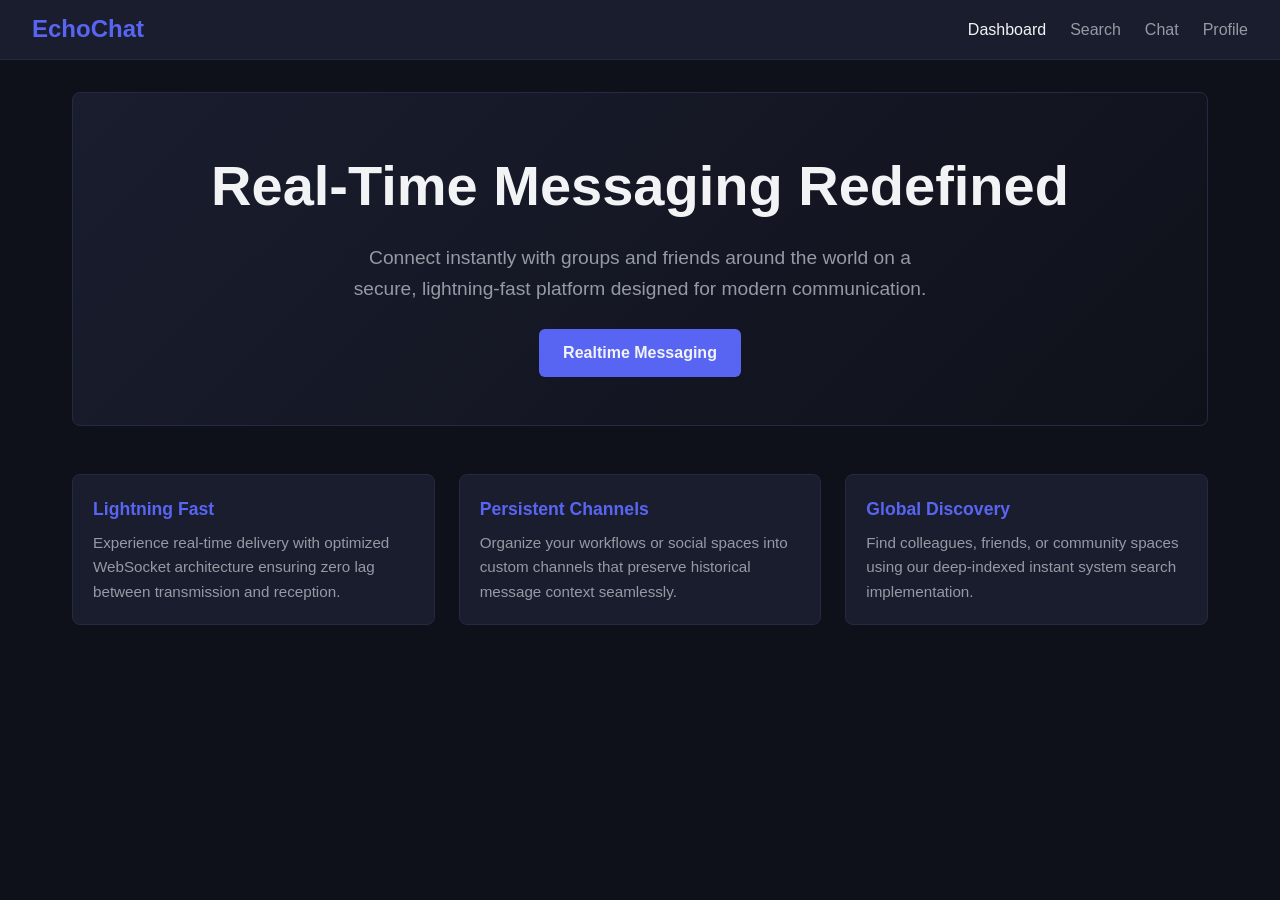
<file: index.html>
<html>
<head>
    <meta charset="UTF-8">
    <meta name="viewport" content="width=device-width, initial-scale=1.0">
    <title>Real-Time Messaging - Dashboard</title>
    <link rel="stylesheet" href="public/css/global.css">
</head>
<body>

    <nav class="navbar">
        <a href="index.html" class="nav-logo">EchoChat</a>
        <ul class="nav-links">
            <li><a href="index.html" class="active">Dashboard</a></li>
            <li><a href="search.html">Search</a></li>
            <li><a href="chat.html">Chat</a></li>
            <li><a href="profile.html">Profile</a></li>
        </ul>
    </nav>

    <main>
        <section class="hero">
            <h1>Real-Time Messaging Redefined</h1>
            <p>Connect instantly with groups and friends around the world on a secure, lightning-fast platform designed for modern communication.</p>
            <a href="chat.html" class="cta-btn">Realtime Messaging</a>
        </section>

        <section class="features-grid">
            <div class="feature-card">
                <h3>Lightning Fast</h3>
                <p>Experience real-time delivery with optimized WebSocket architecture ensuring zero lag between transmission and reception.</p>
            </div>
            <div class="feature-card">
                <h3>Persistent Channels</h3>
                <p>Organize your workflows or social spaces into custom channels that preserve historical message context seamlessly.</p>
            </div>
            <div class="feature-card">
                <h3>Global Discovery</h3>
                <p>Find colleagues, friends, or community spaces using our deep-indexed instant system search implementation.</p>
            </div>
        </section>
    </main>

</body>
</html>
</file>
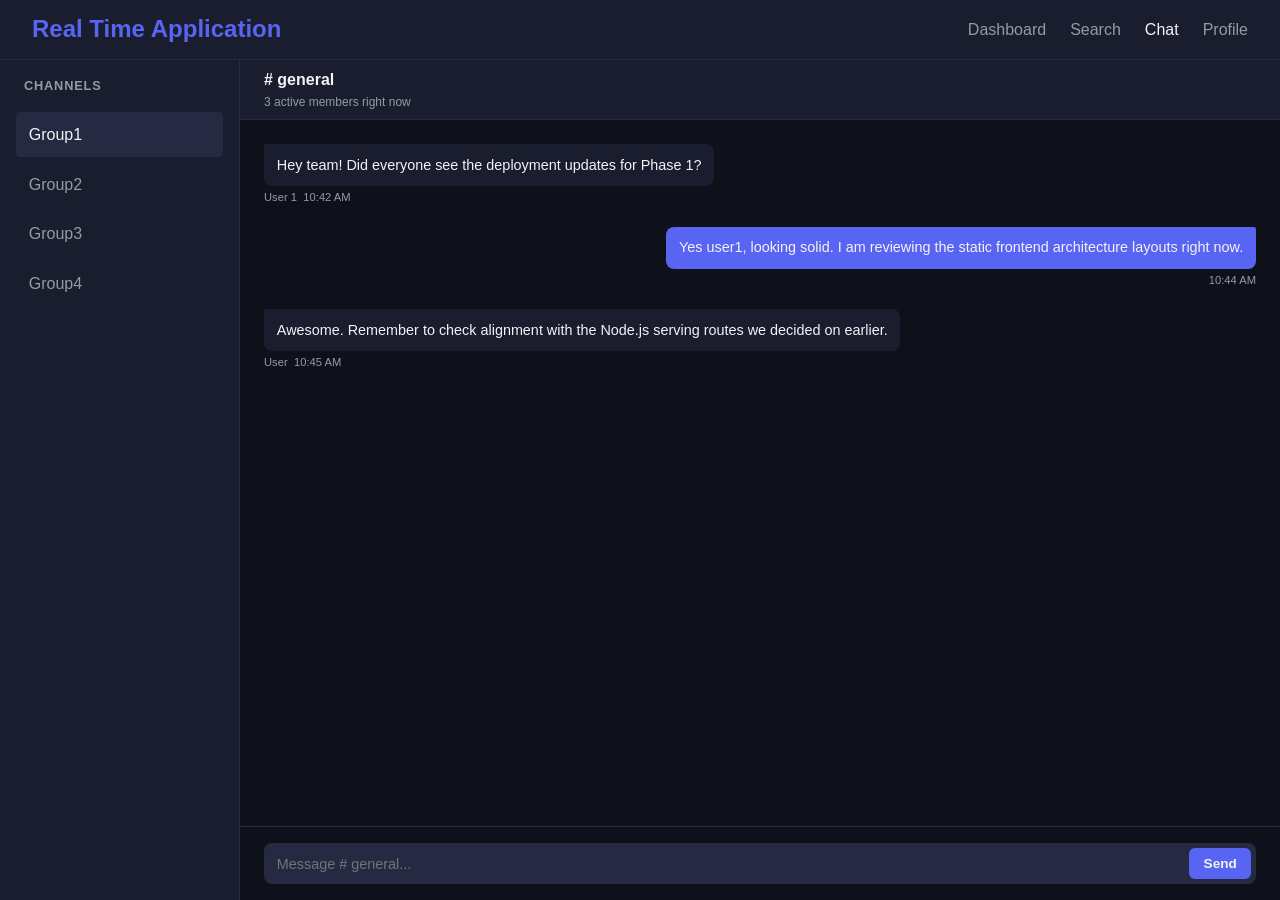
<file: chat.html>
<!DOCTYPE html>
<html>
<head>
    <meta charset="UTF-8">
    <meta name="viewport" content="width=device-width, initial-scale=1.0">
    <title>Real-Time Messaging - Group Chat</title>
    <link rel="stylesheet" href="public/css/global.css">
</head>
<body class="fixed-layout">

    <nav class="navbar">
        <a href="index.html" class="nav-logo">Real Time Application</a>
        <ul class="nav-links">
            <li><a href="index.html">Dashboard</a></li>
            <li><a href="search.html">Search</a></li>
            <li><a href="chat.html" class="active">Chat</a></li>
            <li><a href="profile.html">Profile</a></li>
        </ul>
    </nav>

    <div class="chat-container">
        <aside class="channels-sidebar">
            <h3 class="sidebar-title">Channels</h3>
            <ul class="channel-list">
                <li class="channel-item active"><a href="#">Group1</a></li>
                <li class="channel-item"><a href="#">Group2</a></li>
                <li class="channel-item"><a href="#">Group3</a></li>
                <li class="channel-item"><a href="#">Group4</a></li>
            </ul>
        </aside>

        <section class="chat-window">
            <header class="chat-header">
                <div class="channel-meta">
                    <h2># general</h2>
                    <p>3 active members right now</p>
                </div>
            </header>

            <div class="message-history">
                <div class="message-row incoming">
                    <div class="message-bubble">
                        Hey team! Did everyone see the deployment updates for Phase 1?
                    </div>
                    <div class="message-meta">
                        <span>User 1</span>
                        <span>10:42 AM</span>
                    </div>
                </div>

                <div class="message-row outgoing">
                    <div class="message-bubble">
                        Yes user1, looking solid. I am reviewing the static frontend architecture layouts right now.
                    </div>
                    <div class="message-meta">
                        <span>10:44 AM</span>
                    </div>
                </div>

                <div class="message-row incoming">
                    <div class="message-bubble">
                        Awesome. Remember to check alignment with the Node.js serving routes we decided on earlier.
                    </div>
                    <div class="message-meta">
                        <span>User</span>
                        <span>10:45 AM</span>
                    </div>
                </div>
            </div>

            <div class="input-bar">
                <form class="input-form" onsubmit="event.preventDefault();">
                    <input type="text" class="chat-input" placeholder="Message # general...">
                    <button type="submit" class="send-btn">Send</button>
                </form>
            </div>
        </section>
    </div>

</body>
</html>
</file>
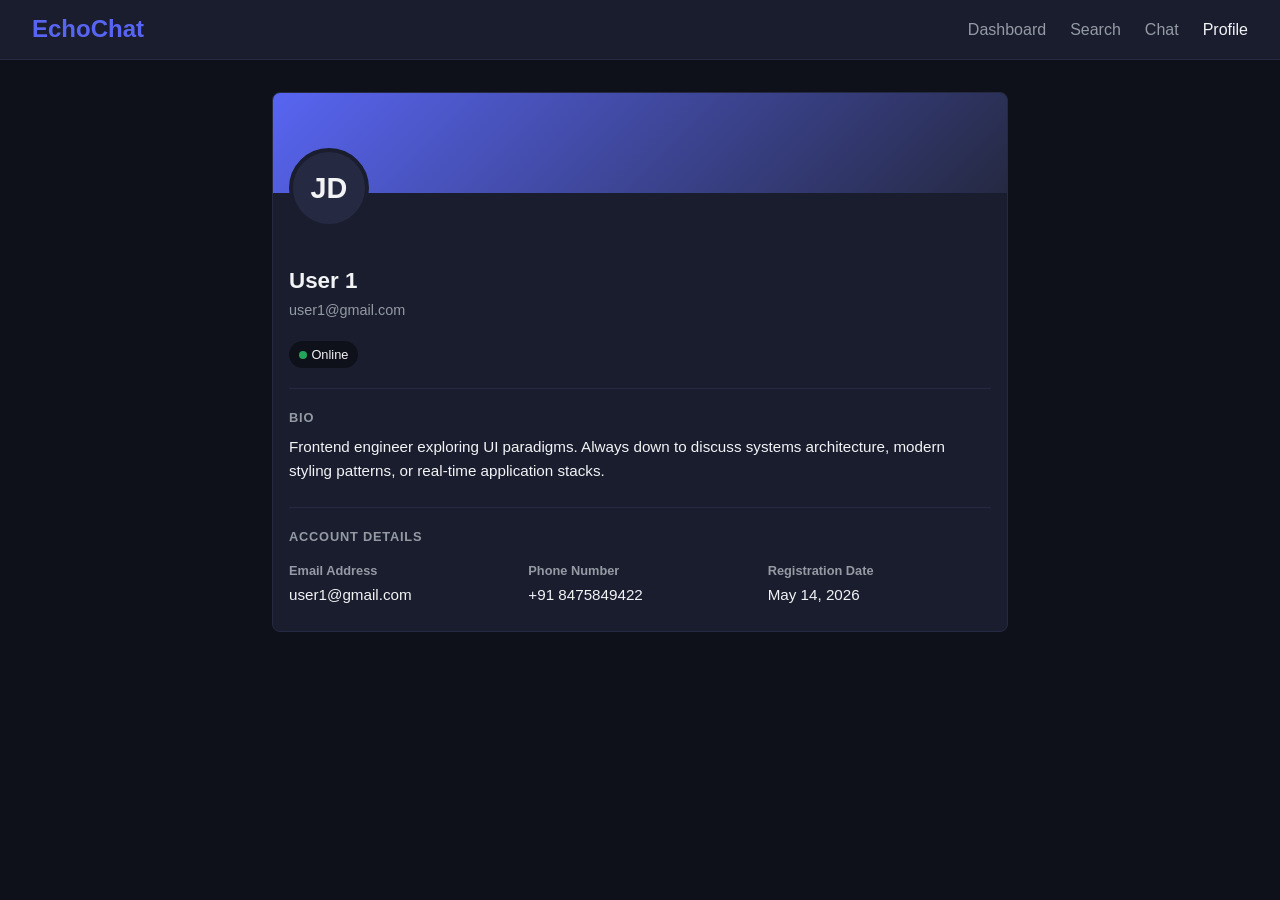
<file: profile.html>
<!DOCTYPE html>
<html>
<head>
    <meta charset="UTF-8">
    <meta name="viewport" content="width=device-width, initial-scale=1.0">
    <title>Real-Time Messaging - User Profile</title>
    <link rel="stylesheet" href="public/css/global.css">
</head>
<body>

    <nav class="navbar">
        <a href="index.html" class="nav-logo">EchoChat</a>
        <ul class="nav-links">
            <li><a href="index.html">Dashboard</a></li>
            <li><a href="search.html">Search</a></li>
            <li><a href="chat.html">Chat</a></li>
            <li><a href="profile.html" class="active">Profile</a></li>
        </ul>
    </nav>

    <main class="narrow">
        <article class="profile-container">
            <div class="profile-header"></div>
            
            <div class="profile-body">
                <div class="avatar-wrapper">
                    <div class="large-avatar">JD</div>
                </div>

                <div class="identity-section">
                    <h1>User 1</h1>
                    <p class="tag">user1@gmail.com</p>
                    <div class="meta-status">
                        <span class="status-indicator"></span>
                        <span>Online</span>
                    </div>
                </div>

                <div class="bio-section">
                    <h3>Bio</h3>
                    <p>Frontend engineer exploring UI paradigms. Always down to discuss systems architecture, modern styling patterns, or real-time application stacks.</p>
                </div>

                <div class="details-section">
                    <h3>Account Details</h3>
                    <div class="details-grid">
                        <div class="detail-item">
                            <h4>Email Address</h4>
                            <p>user1@gmail.com</p>
                        </div>
                        <div class="detail-item">
                            <h4>Phone Number</h4>
                            <p>+91 8475849422</p>
                        </div>
                        <div class="detail-item">
                            <h4>Registration Date</h4>
                            <p>May 14, 2026</p>
                        </div>
                    </div>
                </div>
            </div>
        </article>
    </main>

</body>
</html>
</file>
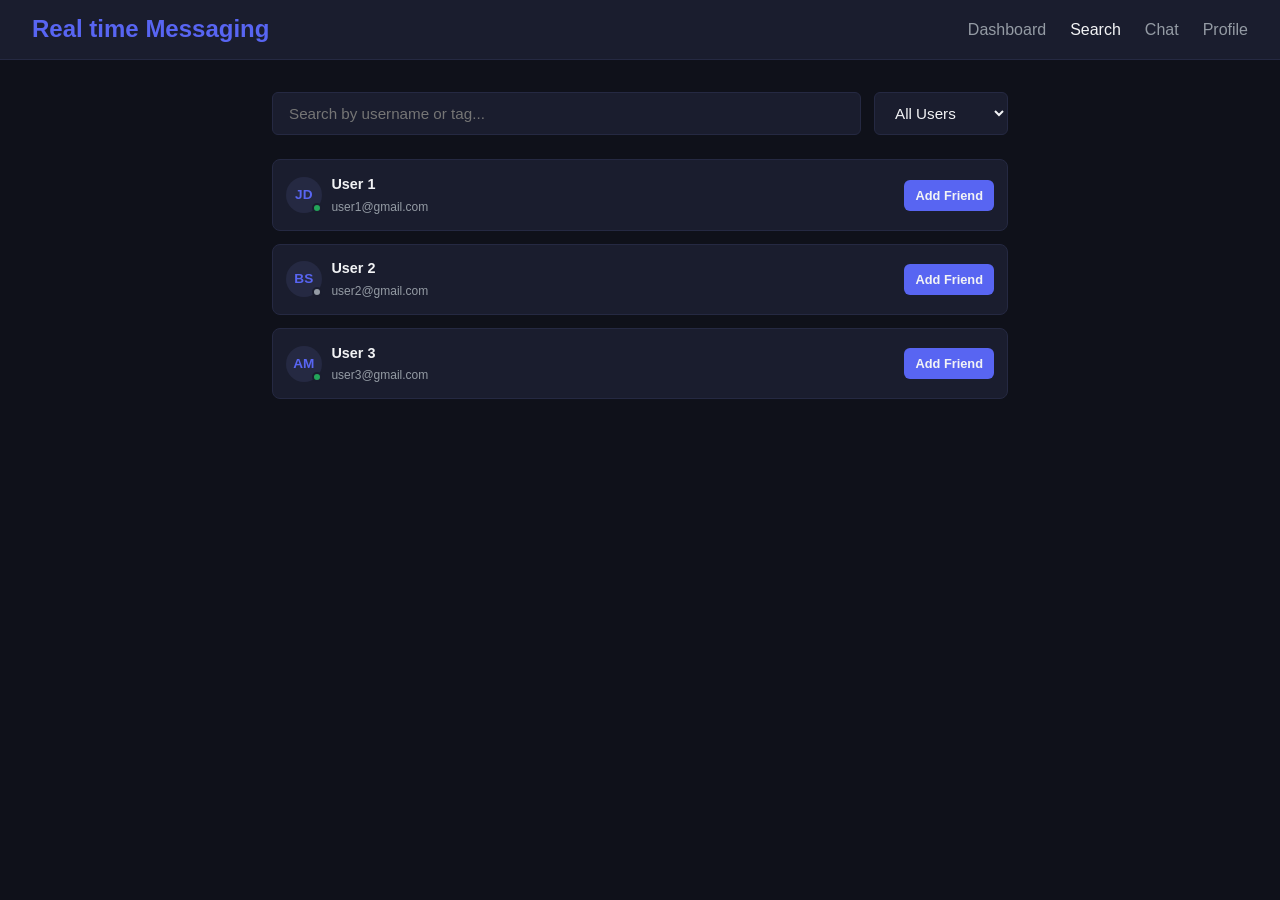
<file: search.html>
<!DOCTYPE html>
<html>
<head>
    <meta charset="UTF-8">
    <meta name="viewport" content="width=device-width, initial-scale=1.0">
    <title>Real-Time Messaging - Search Users</title>
    <link rel="stylesheet" href="public/css/global.css">
</head>
<body>

    <nav class="navbar">
        <a href="index.html" class="nav-logo">Real time Messaging</a>
        <ul class="nav-links">
            <li><a href="index.html">Dashboard</a></li>
            <li><a href="search.html" class="active">Search</a></li>
            <li><a href="chat.html">Chat</a></li>
            <li><a href="profile.html">Profile</a></li>
        </ul>
    </nav>

    <main class="narrow">
        <div class="search-controls">
            <input type="text" class="search-input" placeholder="Search by username or tag...">
            <select class="filter-select">
                <option value="all">All Users</option>
                <option value="online">Online Only</option>
                <option value="offline">Offline Only</option>
            </select>
        </div>

        <div class="results-container">
            <div class="user-card">
                <div class="user-info">
                    <div class="avatar-container">
                        <div class="avatar">JD</div>
                        <div class="status-dot"></div>
                    </div>
                    <div class="user-details">
                        <h3>User 1</h3>
                        <p>user1@gmail.com</p>
                    </div>
                </div>
                <button class="action-btn">Add Friend</button>
            </div>

            <div class="user-card">
                <div class="user-info">
                    <div class="avatar-container">
                        <div class="avatar">BS</div>
                        <div class="status-dot offline"></div>
                    </div>
                    <div class="user-details">
                        <h3>User 2</h3>
                        <p>user2@gmail.com</p>
                    </div>
                </div>
                <button class="action-btn">Add Friend</button>
            </div>

            <div class="user-card">
                <div class="user-info">
                    <div class="avatar-container">
                        <div class="avatar">AM</div>
                        <div class="status-dot"></div>
                    </div>
                    <div class="user-details">
                        <h3>User 3</h3>
                        <p>user3@gmail.com</p>
                    </div>
                </div>
                <button class="action-btn">Add Friend</button>
            </div>
        </div>
    </main>

</body>
</html>
</file>
<file: public/css/global.css>
:root {
      --bg-primary: #0f111a;
      --bg-secondary: #1a1d2e;
      --bg-tertiary: #252942;
      --accent: #5865f2;
      --accent-hover: #4752c4;
      --text-main: #f2f3f5;
      --text-muted: #949ba4;
      --online: #23a55a;
      --font: 'Segoe UI', Roboto, Helvetica, Arial, sans-serif;
      --nav-height: 56px;
  }
  
  * {
      box-sizing: border-box;
      margin: 0;
      padding: 0;
  }
  
  body {
      font-family: var(--font);
      background-color: var(--bg-primary);
      color: var(--text-main);
      line-height: 1.4;
      min-height: 100vh;
      display: flex;
      flex-direction: column;
      padding-top: var(--nav-height);
  }
  
  body.fixed-layout {
      height: 100vh;
      overflow: hidden;
      padding-top: var(--nav-height);
  }
  
  .navbar {
      background-color: var(--bg-secondary);
      height: var(--nav-height);
      display: flex;
      align-items: center;
      justify-content: space-between;
      padding: 0 0.75rem;
      position: fixed;
      top: 0;
      left: 0;
      right: 0;
      z-index: 1000;
      border-bottom: 1px solid var(--bg-tertiary);
  }
  
  .nav-logo {
      font-size: 1.1rem;
      font-weight: 700;
      color: var(--accent);
      text-decoration: none;
      flex-shrink: 0;
  }
  
  .nav-links {
      display: flex;
      gap: 0.3rem;
      list-style: none;
  }
  
  .nav-links a {
      color: var(--text-muted);
      text-decoration: none;
      font-weight: 500;
      font-size: 0.8rem;
      padding: 0.4rem 0.5rem;
      border-radius: 4px;
      transition: all 0.2s ease;
      white-space: nowrap;
  }
  
  .nav-links a:hover, .nav-links a.active {
      color: var(--text-main);
      background-color: var(--bg-tertiary);
  }
  
  main {
      flex: 1;
      padding: 1rem;
      width: 100%;
      margin-left: auto;
      margin-right: auto;
  }
  
  .hero {
      text-align: center;
      padding: 2rem 1rem;
      background: linear-gradient(135deg, var(--bg-secondary), var(--bg-primary));
      border-radius: 8px;
      border: 1px solid var(--bg-tertiary);
      margin-bottom: 1.5rem;
  }
  
  .hero h1 {
      font-size: 1.75rem;
      margin-bottom: 0.8rem;
  }
  
  .hero p {
      color: var(--text-muted);
      font-size: 1rem;
      max-width: 600px;
      margin: 0 auto 1.5rem auto;
  }
  
  .cta-btn {
      display: inline-block;
      background-color: var(--accent);
      color: var(--text-main);
      padding: 0.7rem 1.5rem;
      border-radius: 6px;
      text-decoration: none;
      font-weight: 600;
      width: 100%;
      max-width: 280px;
      transition: background-color 0.2s ease;
  }
  
  .cta-btn:hover {
      background-color: var(--accent-hover);
  }
  
  .features-grid {
      display: flex;
      flex-direction: column;
      gap: 1rem;
  }
  
  .feature-card {
      background-color: var(--bg-secondary);
      padding: 1.25rem;
      border-radius: 8px;
      border: 1px solid var(--bg-tertiary);
  }
  
  .feature-card h3 {
      margin-bottom: 0.5rem;
      color: var(--accent);
      font-size: 1.1rem;
  }
  
  .feature-card p {
      color: var(--text-muted);
      font-size: 0.95rem;
  }
  
  .search-controls {
      display: flex;
      flex-direction: column;
      gap: 0.8rem;
      margin-bottom: 1.5rem;
  }
  
  .search-input {
      width: 100%;
      background-color: var(--bg-secondary);
      border: 1px solid var(--bg-tertiary);
      color: var(--text-main);
      padding: 0.7rem 1rem;
      border-radius: 6px;
      font-size: 0.95rem;
      outline: none;
  }
  
  .search-input:focus {
      border-color: var(--accent);
  }
  
  .filter-select {
      width: 100%;
      background-color: var(--bg-secondary);
      border: 1px solid var(--bg-tertiary);
      color: var(--text-main);
      padding: 0.7rem 1rem;
      border-radius: 6px;
      font-size: 0.95rem;
      outline: none;
      cursor: pointer;
  }
  
  .results-container {
      display: flex;
      flex-direction: column;
      gap: 0.8rem;
  }
  
  .user-card {
      background-color: var(--bg-secondary);
      border: 1px solid var(--bg-tertiary);
      border-radius: 8px;
      padding: 0.8rem;
      display: flex;
      align-items: center;
      justify-content: space-between;
      gap: 0.5rem;
  }
  
  .user-info {
      display: flex;
      align-items: center;
      gap: 0.6rem;
      min-width: 0;
  }
  
  .avatar-container {
      position: relative;
      width: 36px;
      height: 36px;
      flex-shrink: 0;
  }
  
  .avatar {
      width: 100%;
      height: 100%;
      background-color: var(--bg-tertiary);
      border-radius: 50%;
      display: flex;
      align-items: center;
      justify-content: center;
      font-weight: 600;
      color: var(--accent);
      font-size: 0.85rem;
  }
  
  .status-dot {
      position: absolute;
      bottom: 0;
      right: 0;
      width: 10px;
      height: 10px;
      background-color: var(--online);
      border: 2px solid var(--bg-secondary);
      border-radius: 50%;
  }
  
  .status-dot.offline {
      background-color: var(--text-muted);
  }
  
  .user-details {
      min-width: 0;
  }
  
  .user-details h3 {
      font-size: 0.9rem;
      margin-bottom: 0.1rem;
      white-space: nowrap;
      overflow: hidden;
      text-overflow: ellipsis;
  }
  
  .user-details p {
      font-size: 0.75rem;
      color: var(--text-muted);
      white-space: nowrap;
      overflow: hidden;
      text-overflow: ellipsis;
  }
  
  .action-btn {
      background-color: var(--accent);
      color: var(--text-main);
      border: none;
      padding: 0.5rem 0.7rem;
      border-radius: 6px;
      font-weight: 600;
      font-size: 0.8rem;
      cursor: pointer;
      flex-shrink: 0;
      transition: background-color 0.2s ease;
  }
  
  .action-btn:hover {
      background-color: var(--accent-hover);
  }
  
  .profile-container {
      background-color: var(--bg-secondary);
      border: 1px solid var(--bg-tertiary);
      border-radius: 8px;
      overflow: hidden;
  }
  
  .profile-header {
      background: linear-gradient(135deg, var(--accent), var(--bg-tertiary));
      height: 100px;
      position: relative;
  }
  
  .profile-body {
      padding: 4rem 1rem 1.5rem 1rem;
      position: relative;
  }
  
  .avatar-wrapper {
      position: absolute;
      top: -45px;
      left: 1rem;
      width: 80px;
      height: 80px;
  }
  
  .large-avatar {
      width: 100%;
      height: 100%;
      background-color: var(--bg-tertiary);
      border: 4px solid var(--bg-secondary);
      border-radius: 50%;
      display: flex;
      align-items: center;
      justify-content: center;
      font-size: 1.8rem;
      font-weight: 700;
      color: var(--text-main);
  }
  
  .meta-status {
      display: inline-flex;
      align-items: center;
      gap: 0.3rem;
      font-size: 0.8rem;
      background-color: var(--bg-primary);
      padding: 0.2rem 0.6rem;
      border-radius: 20px;
      margin-top: 0.4rem;
  }
  
  .status-indicator {
      width: 8px;
      height: 8px;
      background-color: var(--online);
      border-radius: 50%;
  }
  
  .identity-section h1 {
      font-size: 1.4rem;
      margin-top: 0.4rem;
  }
  
  .identity-section .tag {
      color: var(--text-muted);
      font-size: 0.9rem;
      margin-bottom: 0.8rem;
  }
  
  .bio-section {
      margin-top: 1.2rem;
      padding-top: 1.2rem;
      border-top: 1px solid var(--bg-tertiary);
  }
  
  .bio-section h3, .details-section h3 {
      font-size: 0.8rem;
      text-transform: uppercase;
      letter-spacing: 0.05rem;
      color: var(--text-muted);
      margin-bottom: 0.4rem;
  }
  
  .bio-section p {
      color: var(--text-main);
      font-size: 0.95rem;
  }
  
  .details-section {
      margin-top: 1.5rem;
      padding-top: 1.2rem;
      border-top: 1px solid var(--bg-tertiary);
  }
  
  .details-grid {
      display: flex;
      flex-direction: column;
      gap: 1rem;
      margin-top: 0.8rem;
  }
  
  .detail-item h4 {
      font-size: 0.8rem;
      color: var(--text-muted);
      margin-bottom: 0.1rem;
  }
  
  .detail-item p {
      font-size: 0.95rem;
      color: var(--text-main);
      word-break: break-all;
  }
  
  .chat-container {
      height: calc(100vh - var(--nav-height));
      height: calc(100dvh - var(--nav-height));
      display: grid;
      grid-template-columns: 1fr;
      position: relative;
      overflow: hidden;
  }
  
  .channels-sidebar {
      background-color: var(--bg-secondary);
      border-right: 1px solid var(--bg-tertiary);
      display: none;
      flex-direction: column;
      padding: 1rem;
      height: 100%;
      overflow-y: auto;
  }
  
  .sidebar-title {
      font-size: 0.8rem;
      text-transform: uppercase;
      letter-spacing: 0.05rem;
      color: var(--text-muted);
      margin-bottom: 1rem;
      padding-left: 0.5rem;
  }
  
  .channel-list {
      display: flex;
      flex-direction: column;
      gap: 0.3rem;
      list-style: none;
  }
  
  .channel-item a {
      display: block;
      padding: 0.6rem 0.8rem;
      border-radius: 4px;
      color: var(--text-muted);
      text-decoration: none;
      font-weight: 500;
  }
  
  .channel-item a:hover, .channel-item.active a {
      background-color: var(--bg-tertiary);
      color: var(--text-main);
  }
  
  .chat-window {
      display: flex;
      flex-direction: column;
      background-color: var(--bg-primary);
      height: 100%;
      min-height: 0;
      width: 100%;
      position: relative;
  }
  
  .chat-header {
      background-color: var(--bg-secondary);
      border-bottom: 1px solid var(--bg-tertiary);
      padding: 0 1rem;
      height: 50px;
      display: flex;
      align-items: center;
      justify-content: space-between;
      flex-shrink: 0;
  }
  
  .channel-meta h2 {
      font-size: 1rem;
  }
  
  .channel-meta p {
      font-size: 0.75rem;
      color: var(--text-muted);
  }
  
  .message-history {
      flex: 1;
      padding: 1rem;
      overflow-y: scroll;
      display: flex;
      flex-direction: column;
      gap: 1rem;
      min-height: 0;
      -webkit-overflow-scrolling: touch;
  }
  
  .message-row {
      display: flex;
      flex-direction: column;
      max-width: 85%;
  }
  
  .message-row.incoming {
      align-self: flex-start;
  }
  
  .message-row.outgoing {
      align-self: flex-end;
      align-items: flex-end;
  }
  
  .message-bubble {
      padding: 0.6rem 0.8rem;
      border-radius: 8px;
      font-size: 0.9rem;
      word-break: break-word;
  }
  
  .incoming .message-bubble {
      background-color: var(--bg-secondary);
      color: var(--text-main);
      border-top-left-radius: 2px;
  }
  
  .outgoing .message-bubble {
      background-color: var(--accent);
      color: var(--text-main);
      border-top-right-radius: 2px;
  }
  
  .message-meta {
      font-size: 0.7rem;
      color: var(--text-muted);
      margin-top: 0.2rem;
      display: flex;
      gap: 0.4rem;
  }
  
  .input-bar {
      background-color: var(--bg-primary);
      padding: 0.6rem 0.75rem;
      flex-shrink: 0;
      border-top: 1px solid var(--bg-tertiary);
      width: 100%;
  }
  
  .input-form {
      display: flex;
      flex-wrap: nowrap;
      align-items: center;
      background-color: var(--bg-tertiary);
      border-radius: 8px;
      padding: 0.3rem;
      width: 100%;
      gap: 0.25rem;
  }
  
  .chat-input {
      flex: 1;
      min-width: 0;
      background: none;
      border: none;
      outline: none;
      color: var(--text-main);
      padding: 0.4rem 0.5rem;
      font-size: 0.9rem;
  }
  
  .send-btn {
      background-color: var(--accent);
      color: var(--text-main);
      border: none;
      padding: 0.5rem 0.9rem;
      border-radius: 6px;
      font-weight: 600;
      font-size: 0.85rem;
      cursor: pointer;
      flex-shrink: 0;
      transition: background-color 0.2s ease;
      white-space: nowrap;
  }
  
  .send-btn:hover {
      background-color: var(--accent-hover);
  }
  
  @media (min-width: 576px) {
      .search-controls {
          flex-direction: row;
      }
      .filter-select {
          width: 160px;
      }
      .details-grid {
          display: grid;
          grid-template-columns: repeat(3, 1fr);
      }
  }
  
  @media (min-width: 768px) {
      :root {
          --nav-height: 60px;
      }
      body {
          line-height: 1.6;
      }
      .navbar {
          padding: 0 2rem;
      }
      .nav-logo {
          font-size: 1.5rem;
      }
      .nav-links {
          gap: 1.5rem;
      }
      .nav-links a {
          font-size: 1.0rem;
          padding: 0;
          background-color: transparent !important;
      }
      .nav-links a:hover, .nav-links a.active {
          color: var(--text-main);
      }
      main {
          padding: 2rem;
          max-width: 1200px;
      }
      main.narrow {
          max-width: 800px;
      }
      .hero {
          padding: 3rem 1rem;
          margin-bottom: 3rem;
      }
      .hero h1 {
          font-size: 3.5rem;
      }
      .hero p {
          font-size: 1.2rem;
      }
      .cta-btn {
          width: auto;
      }
      .features-grid {
          display: grid;
          grid-template-columns: repeat(3, 1fr);
          gap: 1.5rem;
      }
      .chat-container {
          grid-template-columns: 240px 1fr;
      }
      .channels-sidebar {
          display: flex;
      }
      .chat-header {
          height: 60px;
          padding: 0 1.5rem;
      }
      .message-history {
          padding: 1.5rem;
          gap: 1.2rem;
      }
      .message-row {
          max-width: 75%;
      }
      .input-bar {
          padding: 1rem 1.5rem;
      }
  }
</file>
